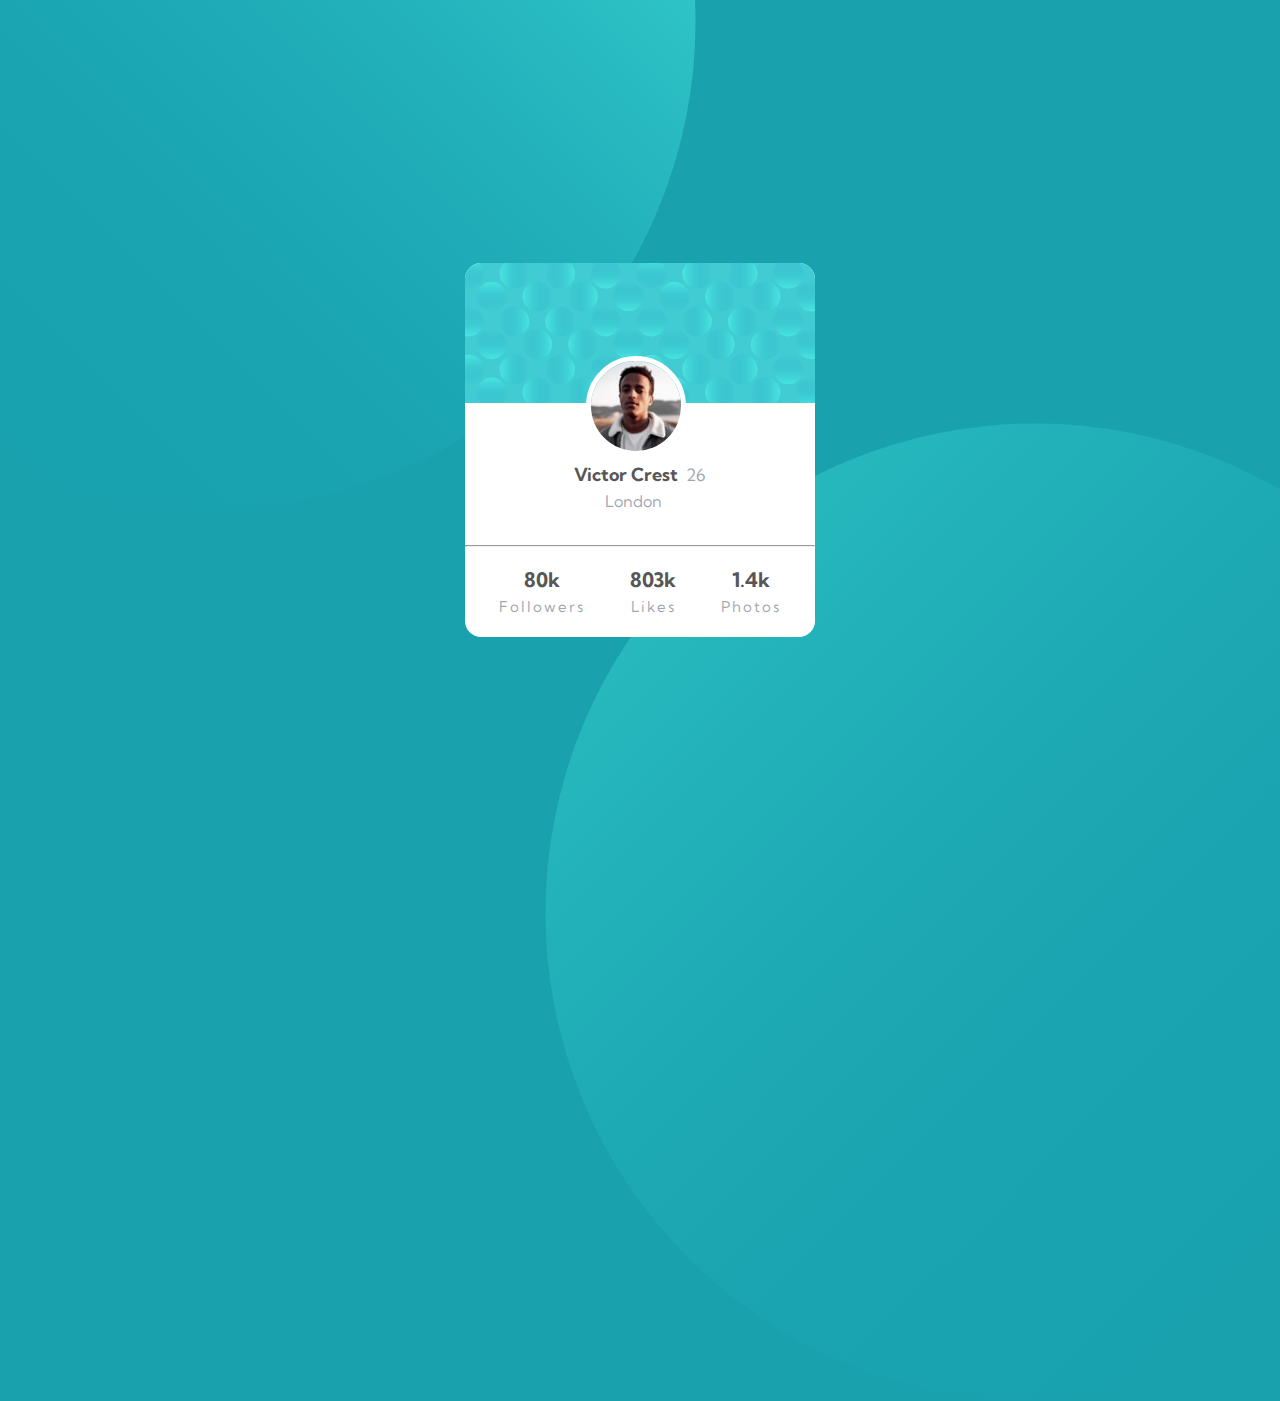
<file: task-2/index.html>
<!DOCTYPE html>
<html lang="en">
  <head>
    <meta charset="UTF-8" />
    <meta http-equiv="X-UA-Compatible" content="IE=edge" />
    <meta name="viewport" content="width=device-width, initial-scale=1.0" />
    <title>Document</title>
    <link rel="stylesheet" href="style.css" />
    <link rel="preconnect" href="https://fonts.googleapis.com" />
    <link rel="preconnect" href="https://fonts.gstatic.com" crossorigin />
    <link
      href="https://fonts.googleapis.com/css2?family=Kumbh+Sans:wght@100;400;700&display=swap"
      rel="stylesheet"
    />
  </head>
  <body>
    <div class="imgs">
      <img class="img10" src="images/bg-pattern-top.svg" alt="imgs" />
      <img class="img20" src="images/bg-pattern-bottom.svg" alt="imgs" />
    </div>
    <div class="bod">
      <div class="images">
        <img class="img1" src="images/bg-pattern-card.svg" />
        <img class="img2" src="images/image-victor.jpg" />
      </div>
      <div class="all-text">
        <div class="top-text">
          <div class="text">Victor Crest</div>
          <div class="age">26</div>
        </div>
        <div class="text1">London</div>
      </div>

      <hr />
      <div class="bot1">
        <div class="num1">
          80k <br />
          <span>Followers</span>
        </div>
        <div class="num2">803k <br /><span> Likes </span></div>
        <div class="num3">1.4k<br /><span>Photos</span></div>
      </div>
    </div>
  </body>
</html>
</file>
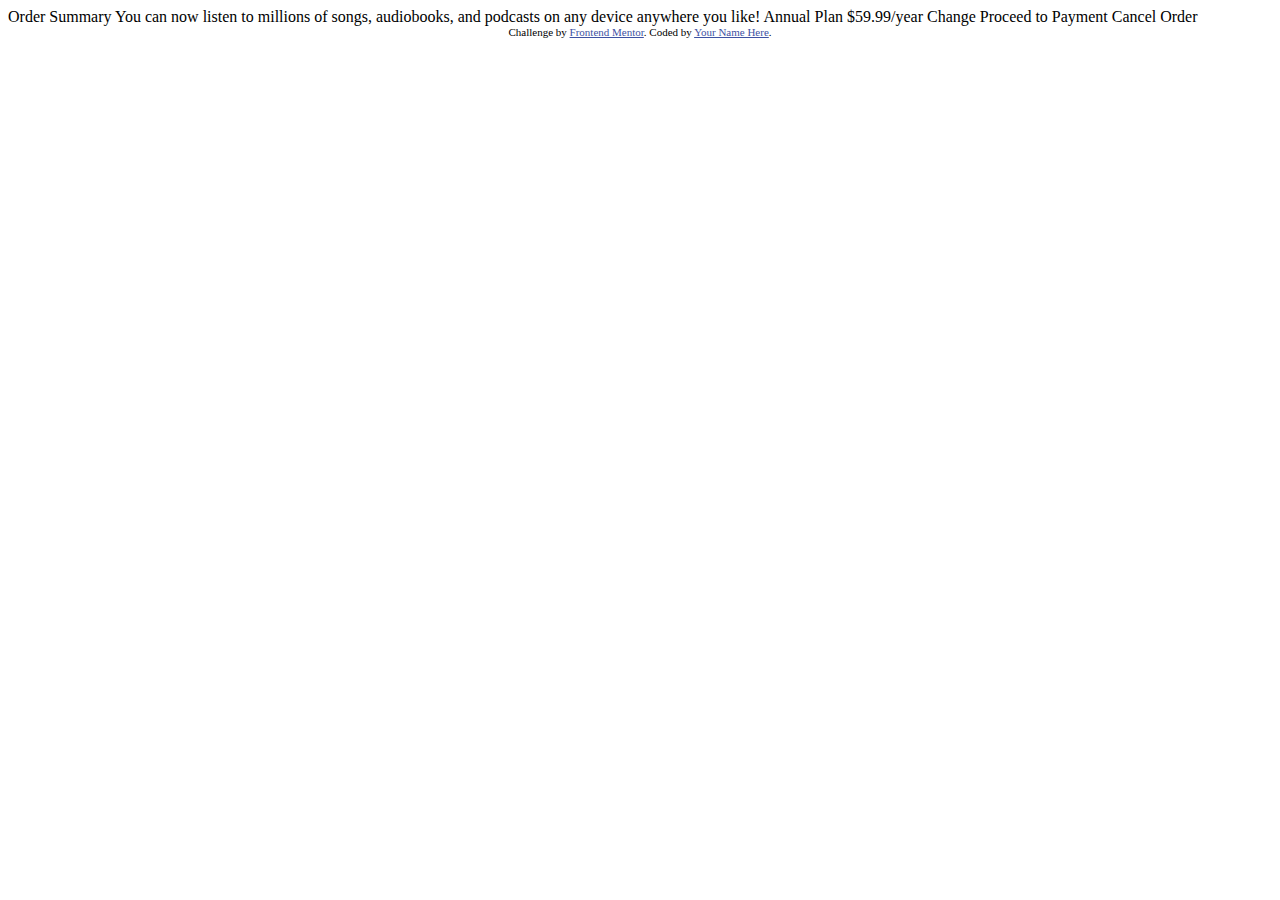
<file: task-4/index.html>
<!DOCTYPE html>
<html lang="en">
<head>
  <meta charset="UTF-8">
  <meta name="viewport" content="width=device-width, initial-scale=1.0"> <!-- displays site properly based on user's device -->

  <link rel="icon" type="image/png" sizes="32x32" href="./images/favicon-32x32.png">
  
  <title>Frontend Mentor | Order summary card</title>

  <!-- Feel free to remove these styles or customise in your own stylesheet 👍 -->
  <style>
    .attribution { font-size: 11px; text-align: center; }
    .attribution a { color: hsl(228, 45%, 44%); }
  </style>
</head>
<body>

  Order Summary

  You can now listen to millions of songs, audiobooks, and podcasts on any 
  device anywhere you like!

  Annual Plan
  $59.99/year

  Change

  Proceed to Payment
  Cancel Order
  
  <div class="attribution">
    Challenge by <a href="https://www.frontendmentor.io?ref=challenge" target="_blank">Frontend Mentor</a>. 
    Coded by <a href="#">Your Name Here</a>.
  </div>
</body>
</html>
</file>
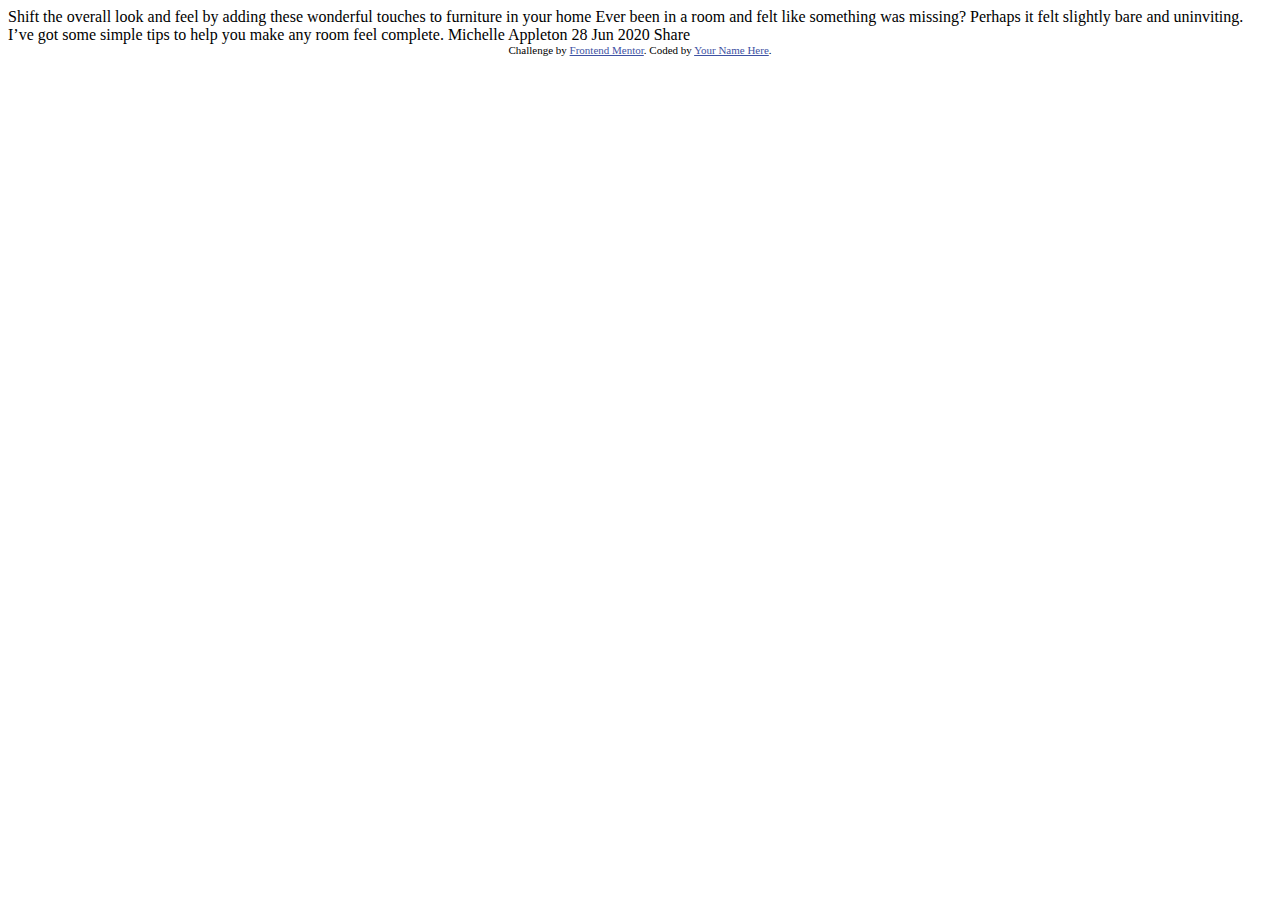
<file: task-5/index.html>
<!DOCTYPE html>
<html lang="en">
<head>
  <meta charset="UTF-8">
  <meta name="viewport" content="width=device-width, initial-scale=1.0"> <!-- displays site properly based on user's device -->

  <link rel="icon" type="image/png" sizes="32x32" href="./images/favicon-32x32.png">
  
  <title>Frontend Mentor | Article preview component</title>

  <!-- Feel free to remove these styles or customise in your own stylesheet 👍 -->
  <style>
    .attribution { font-size: 11px; text-align: center; }
    .attribution a { color: hsl(228, 45%, 44%); }
  </style>
</head>
<body>

  Shift the overall look and feel by adding these wonderful 
  touches to furniture in your home

  Ever been in a room and felt like something was missing? Perhaps 
  it felt slightly bare and uninviting. I’ve got some simple tips 
  to help you make any room feel complete.

  Michelle Appleton
  28 Jun 2020

  Share
  
  <div class="attribution">
    Challenge by <a href="https://www.frontendmentor.io?ref=challenge" target="_blank">Frontend Mentor</a>. 
    Coded by <a href="#">Your Name Here</a>.
  </div>
</body>
</html>
</file>
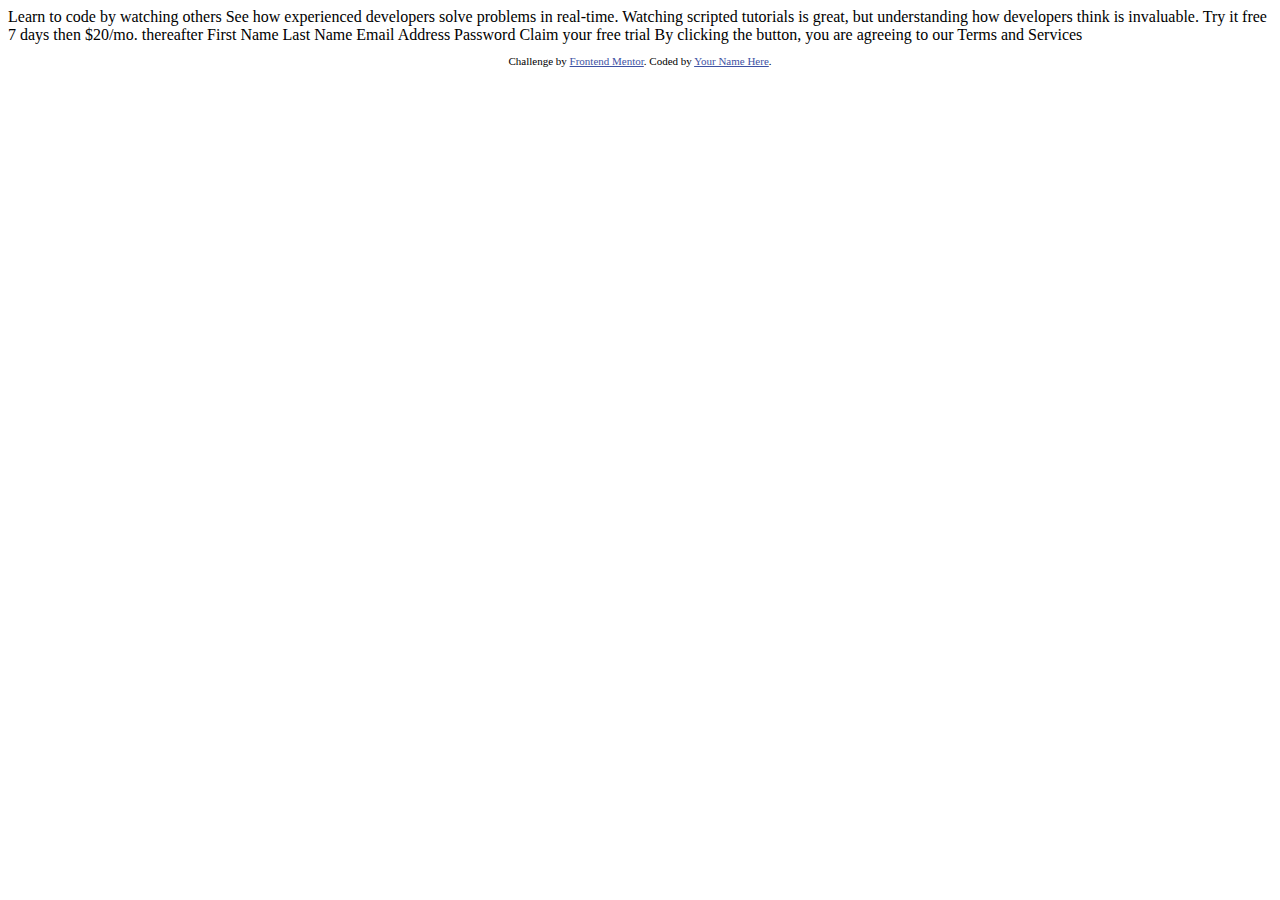
<file: task-6/index.html>
<!DOCTYPE html>
<html lang="en">
<head>
  <meta charset="UTF-8">
  <meta name="viewport" content="width=device-width, initial-scale=1.0"> <!-- displays site properly based on user's device -->

  <link rel="icon" type="image/png" sizes="32x32" href="./images/favicon-32x32.png">
  
  <title>Frontend Mentor | Intro component with sign up form</title>

  <!-- Feel free to remove these styles or customise in your own stylesheet 👍 -->
  <style>
    .attribution { font-size: 11px; text-align: center; }
    .attribution a { color: hsl(228, 45%, 44%); }
  </style>
</head>
<body>

  Learn to code by watching others

  See how experienced developers solve problems in real-time. Watching scripted tutorials is great, 
  but understanding how developers think is invaluable. 

  Try it free 7 days then $20/mo. thereafter

  First Name 
  Last Name 
  Email Address
  Password

  Claim your free trial 

  By clicking the button, you are agreeing to our Terms and Services
  
  <footer>
    <p class="attribution">
      Challenge by <a href="https://www.frontendmentor.io?ref=challenge" target="_blank">Frontend Mentor</a>. 
      Coded by <a href="#">Your Name Here</a>.
    </p>
  </footer>
</body>
</html>
</file>
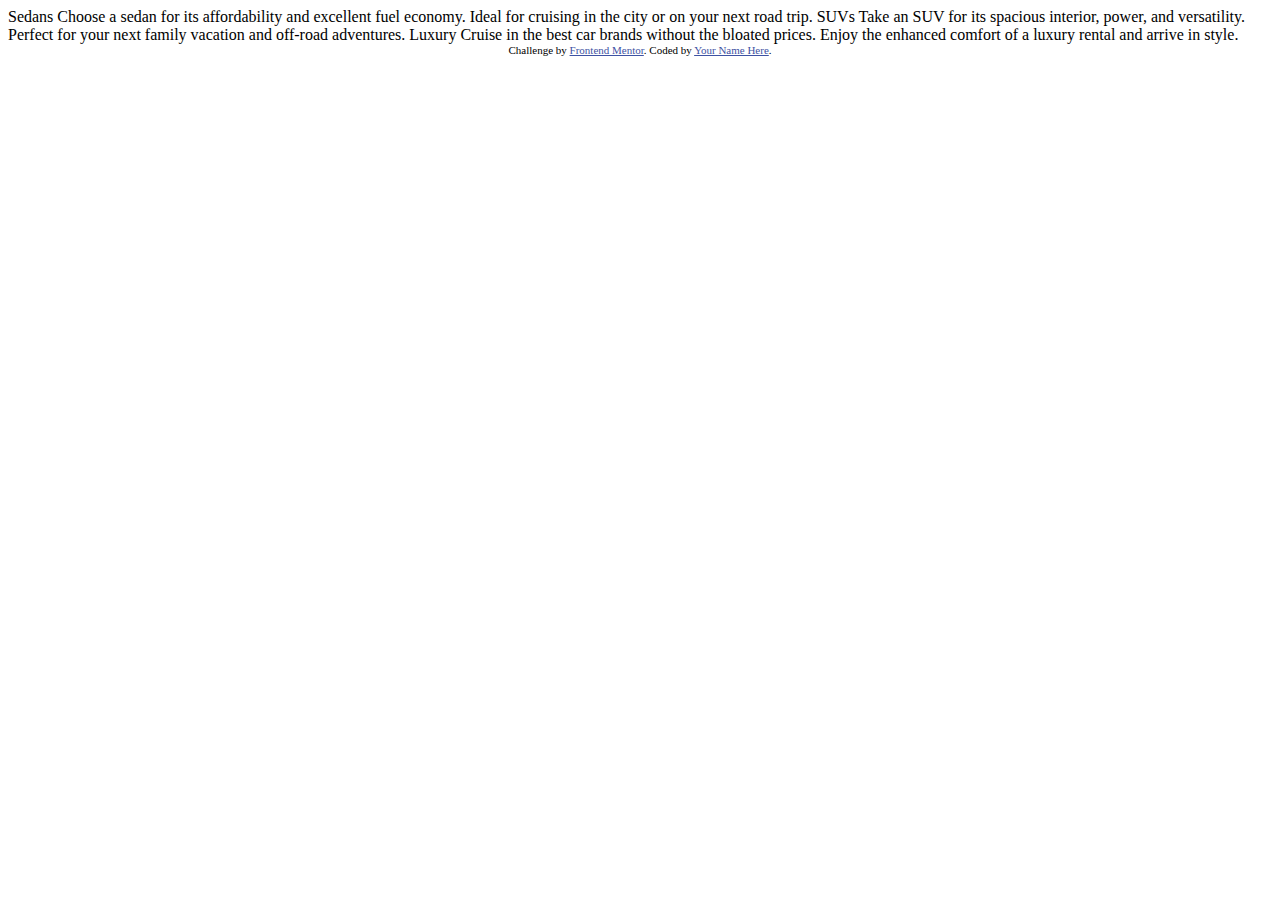
<file: task-3/index3.html>
<!DOCTYPE html>
<html lang="en">
<head>
  <meta charset="UTF-8">
  <meta name="viewport" content="width=device-width, initial-scale=1.0"> <!-- displays site properly based on user's device -->

  <link rel="icon" type="image/png" sizes="32x32" href="./images/favicon-32x32.png">
  
  <title>Frontend Mentor | 3-column preview card component</title>

  <!-- Feel free to remove these styles or customise in your own stylesheet 👍 -->
  <style>
    .attribution { font-size: 11px; text-align: center; }
    .attribution a { color: hsl(228, 45%, 44%); }
  </style>
</head>
<body>
  
  Sedans
  Choose a sedan for its affordability and excellent fuel economy. Ideal for cruising in the city 
  or on your next road trip.

  SUVs
  Take an SUV for its spacious interior, power, and versatility. Perfect for your next family vacation 
  and off-road adventures.

  Luxury
  Cruise in the best car brands without the bloated prices. Enjoy the enhanced comfort of a luxury 
  rental and arrive in style.
  
  <div class="attribution">
    Challenge by <a href="https://www.frontendmentor.io?ref=challenge" target="_blank">Frontend Mentor</a>. 
    Coded by <a href="#">Your Name Here</a>.
  </div>
</body>
</html>
</file>
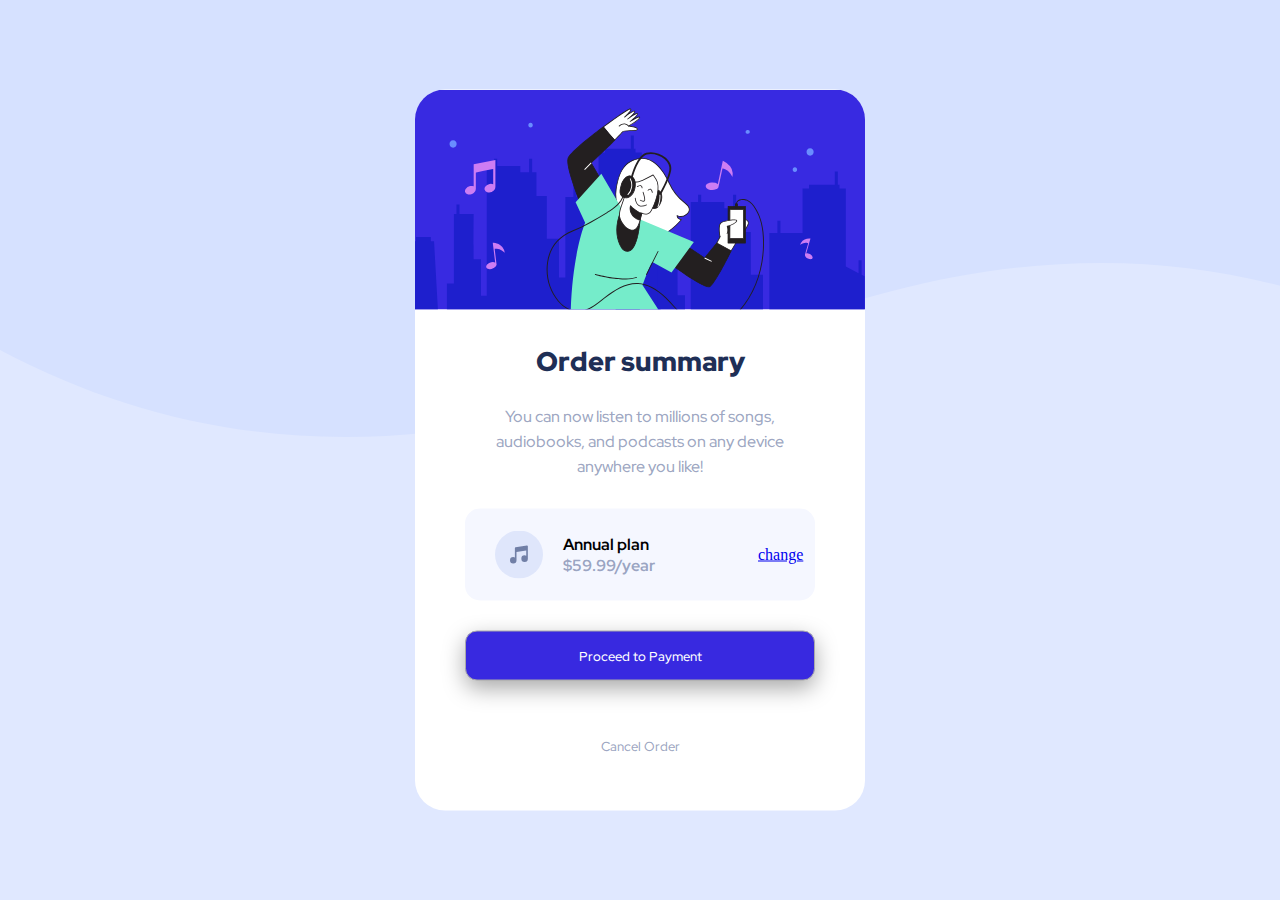
<file: task-4/main.html>
<!DOCTYPE html>
<html lang="en">
  <head>
    <meta charset="UTF-8" />
    <meta http-equiv="X-UA-Compatible" content="IE=edge" />
    <meta name="viewport" content="width=device-width, initial-scale=1.0" />
    <title>task-4</title>
    <link rel="stylesheet" href="style.css" />
    <link rel="preconnect" href="https://fonts.googleapis.com" />
    <link rel="preconnect" href="https://fonts.gstatic.com" crossorigin />
    <link
      href="https://fonts.googleapis.com/css2?family=Red+Hat+Display:wght@500;700;900&display=swap"
      rel="stylesheet"
    />
  </head>
  <body>
    <main class="main">
      <div class="tag">
        <img src="images/illustration-hero.svg" class="img" alt="hero" />
        <div class="text">
          <h1 class="h1">Order summary</h1>
          <p class="p1">
            You can now listen to millions of songs,<br />
            audiobooks, and podcasts on any device <br />anywhere you like!
          </p>
        </div>
        <div class="box">
          <img class="img1" src="images/icon-music.svg" alt="music" />
          <div class="p20">
            <p class="p2">Annual plan<br /><span>$59.99/year</span></p>
          </div>

          <a class="link" href="#">change</a>
        </div>
        <div class="buttons">
          <button class="b1">Proceed to Payment</button>
          <br />

          <button class="b2">Cancel Order</button>
        </div>
      </div>
    </main>
  </body>
</html>
</file>
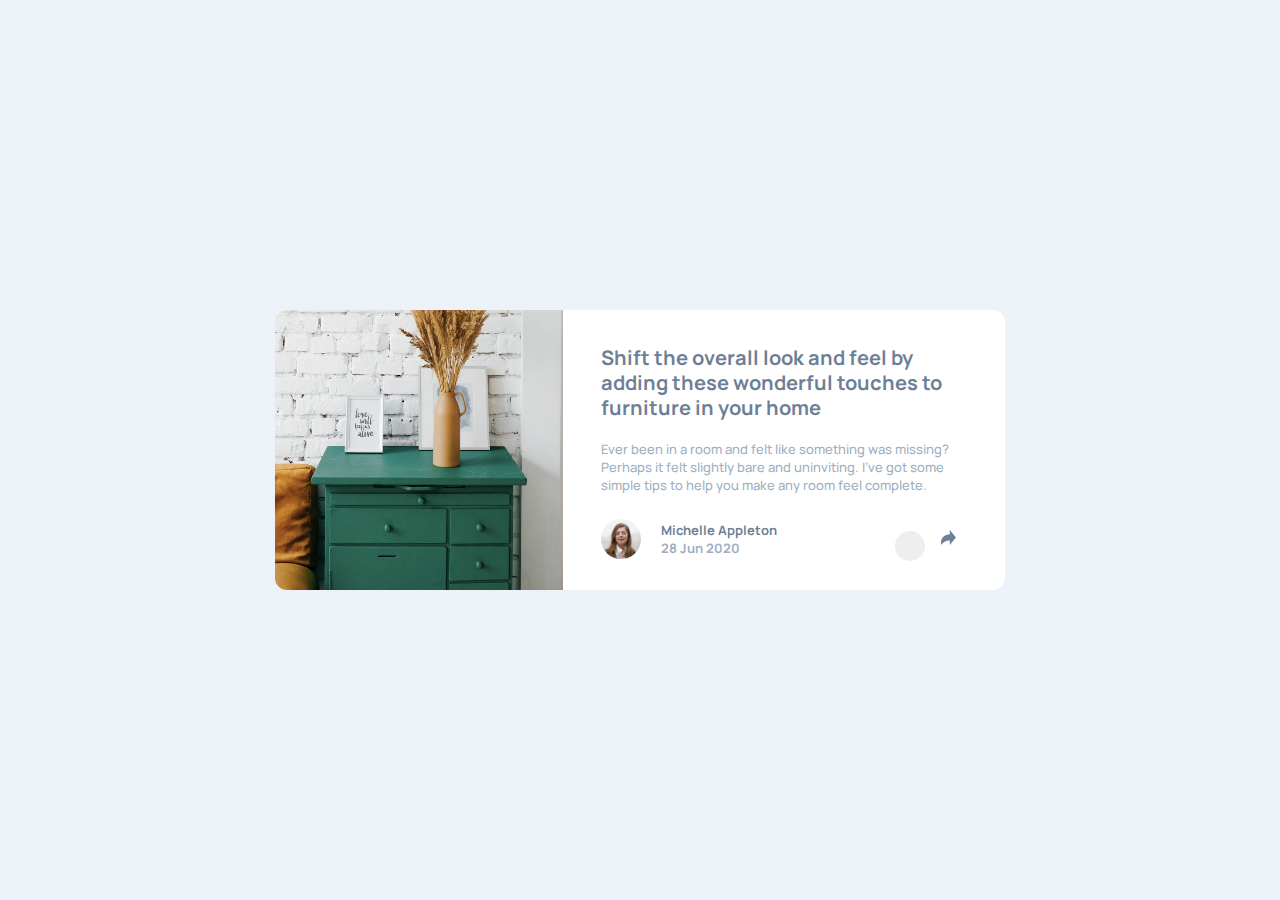
<file: task-5/main5.html>
<!DOCTYPE html>
<html lang="en">
  <head>
    <meta charset="UTF-8" />
    <meta http-equiv="X-UA-Compatible" content="IE=edge" />
    <meta name="viewport" content="width=device-width, initial-scale=1.0" />
    <title>task-5</title>
    <link rel="stylesheet" href="style5.css" />
    <link rel="preconnect" href="https://fonts.googleapis.com" />
    <link rel="preconnect" href="https://fonts.gstatic.com" crossorigin />
    <link
      href="https://fonts.googleapis.com/css2?family=Manrope:wght@500;700&display=swap"
      rel="stylesheet"
    />
  </head>
  <body>
    <main class="main">
      <div class="section">
        <div class="part1">
          <img class="img1" src="images/drawers.jpg" alt="imgs" />
        </div>
        <div class="part2">
          <p class="text">
            Shift the overall look and feel by<br />
            adding these wonderful touches to<br />
            furniture in your home
          </p>
          <p class="text1">
            Ever been in a room and felt like something was missing? <br />
            Perhaps it felt slightly bare and uninviting. I’ve got some
            <br />simple tips to help you make any room feel complete.
          </p>
          <div class="bot">
            <img class="img2" src="images/avatar-michelle.jpg" />
            <p class="text3">
              Michelle Appleton<br /><span> 28 Jun 2020</span>
            </p>
            <div class="share">
              <img class="img3" src="images/icon-share.svg" alt="share" />
            </div>
          </div>
        </div>
      </div>
    </main>
  </body>
</html>
</file>
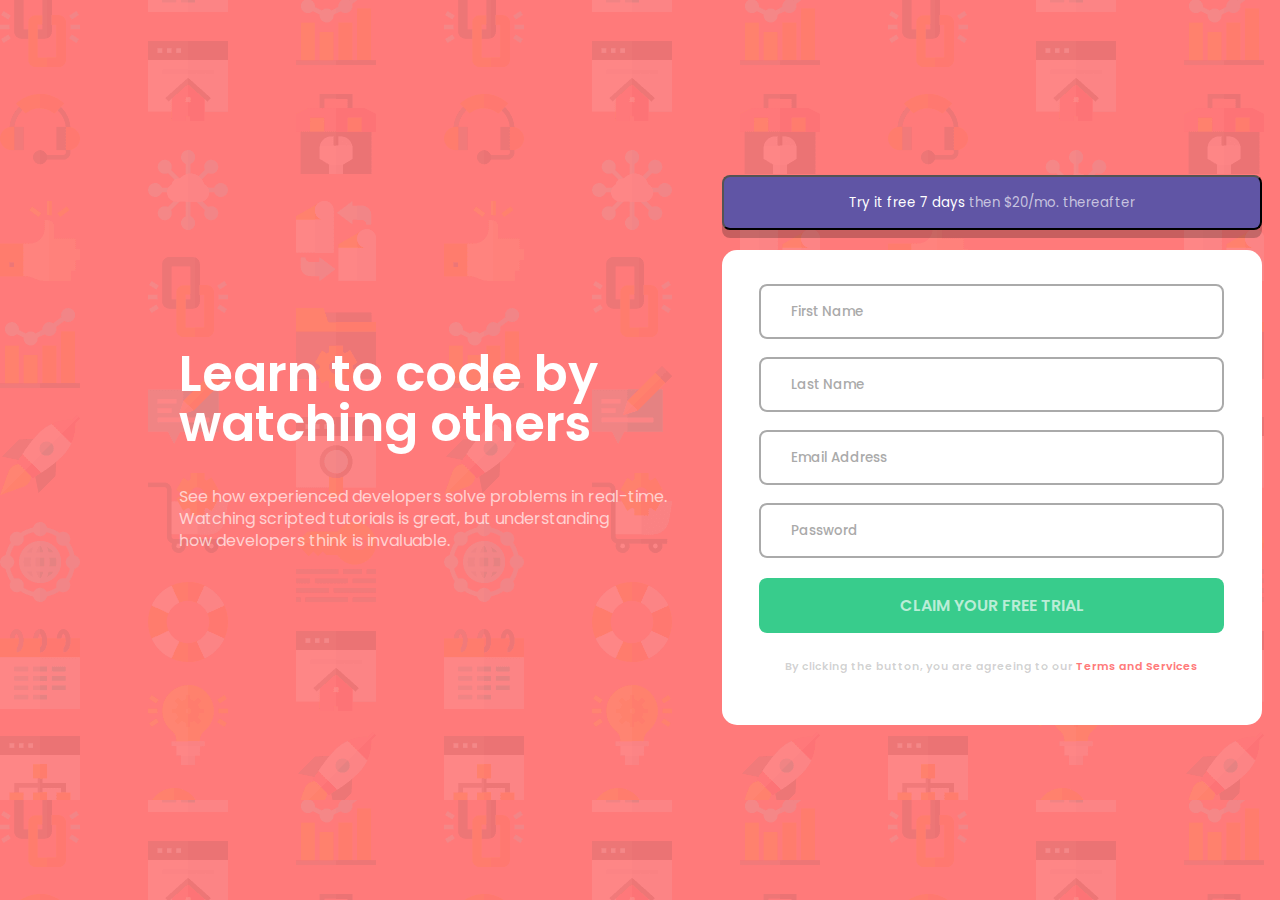
<file: task-6/main-6.html>
<!DOCTYPE html>
<html lang="en">
  <head>
    <meta charset="UTF-8" />
    <meta http-equiv="X-UA-Compatible" content="IE=edge" />
    <meta name="viewport" content="width=device-width, initial-scale=1.0" />
    <title>Task-6</title>
    <link rel="stylesheet" href="style-6.css" />
    <link rel="preconnect" href="https://fonts.googleapis.com" />
    <link rel="preconnect" href="https://fonts.gstatic.com" crossorigin />
    <link
      href="https://fonts.googleapis.com/css2?family=Poppins:wght@400;500;600;700&display=swap"
      rel="stylesheet"
    />
  </head>
  <body>
    <main class="main">
      <div class="part1">
        <h1 class="h1">Learn to code by <br />watching others</h1>
        <p class="text1">
          See how experienced developers solve problems in real-time.<br />
          Watching scripted tutorials is great, but understanding <br />how
          developers think is invaluable.
        </p>
      </div>
      <div class="part2">
        <div class="part21">
          <button class="b1">
            <span>Try it free 7 days </span>then $20/mo. thereafter
          </button>
        </div>
        <div class="part22">
          <form class="form" action="#" method="post">
            <input
              class="num n1"
              type="text"
              name="name"
              placeholder="First Name"
            /><br />
            <input
              class="num n2"
              type="text"
              name="name"
              placeholder="Last Name"
            /><br />
            <input
              class="num n3"
              type="email"
              name="Email-id"
              placeholder="Email Address"
            /><br />
            <input
              class="num n4"
              type="password"
              name="name"
              placeholder="Password"
            /><br />
            <input type="submit" value="Claim your free trial" class="b2" />
            <p class="part23">
              By clicking the button, you are agreeing to our<span>
                Terms and Services</span
              >
            </p>
          </form>
        </div>
      </div>
    </main>
  </body>
</html>
</file>
<file: task-2/style.css>
* {
  margin: 0;
  padding: 0;
  box-sizing: border-box;
}

body {
  background-color: hsl(185, 75%, 39%);
  width: 1440px;
  overflow: hidden;
}

.bod {
  width: 350px;
  height: auto;
  background-color: #fff;
  border-radius: 16px;
  overflow: hidden;
  position: absolute;

  top: 50%;
  left: 50%;
  transform: translate(-50%, -50%);
}
.img1 {
  margin: 0 auto;
}
.img2 {
  margin-top: -51px;
  margin-left: 121px;
  width: 100px;
  height: 100px;
  border-radius: 50%;
  border: 5px solid #fff;
}
.top-text {
  display: flex;
  align-items: center;
  justify-content: center;
  gap: 8px;
}
.text {
  font-family: "kumbh sans";
  font-size: 18px;
  padding-left: 0px;
  color: hsl(0, 1%, 34%);
  font-weight: 700;
}
.age {
  font-size: 17px;
  font-family: "kumbh sans";
  color: hsla(227, 10%, 46%, 0.623);
  font-weight: 400;
}
.text1 {
  margin-left: 140px;
  font-family: "kumbh sans";
  font-weight: 400;
  color: hsla(227, 10%, 46%, 0.623);
  margin-top: 5px;
  margin-bottom: 34px;
}
.bot1 {
  display: flex;
  gap: 20px;
  align-items: center;
  justify-content: center;
  gap: 45px;
  font-family: "kumbh sans";
  margin: 20px;
}
.num1 {
  text-align: center;
  color: hsl(0, 1%, 34%);
  font-weight: 700;
  font-size: 20px;
}
.num2 {
  text-align: center;
  color: hsl(0, 1%, 34%);
  font-weight: 700;
  font-size: 20px;
}
.num3 {
  text-align: center;
  color: hsl(0, 1%, 34%);
  font-weight: 700;
  font-size: 20px;
}
.bot1 span {
  color: hsla(227, 10%, 46%, 0.623);
  font-weight: 400;
  font-size: 15px;
  letter-spacing: 2px;
}
.image1 {
  position: absolute;
  top: -90%;
  right: 34%;
  bottom: 10%;
  left: -26%;
}
.image2 {
  position: absolute;
  top: 60%;
  right: 17%;
  bottom: 10%;
  left: 43%;
}
.images {
  height: 200px;
}
.imgs {
  display: flex;
}
.img10 {
  position: absolute;
  top: -52%;
  left: -22%;
}
.img20 {
  position: absolute;
  top: 47%;
  right: -19%;
}
</file>
<file: task-4/style.css>
* {
  margin: 0;
  padding: 0;
  box-sizing: border-box;
}
body {
  max-width: 1440px;
  background-color: hsl(225, 100%, 94%);
  background-image: url(images/pattern-background-desktop.svg);
  background-repeat: no-repeat;
}
.tag {
  background-color: #fff;
  width: 450px;
  position: absolute;
  top: 50%;
  left: 50%;
  transform: translate(-50%, -50%);
  border-radius: 30px;
  overflow: hidden;
}
.text {
  text-align: center;
}
.h1 {
  margin-top: 30px;
  color: hsl(223, 47%, 23%);
  font-family: "Red Hat Display", sans-serif;
  font-weight: 900;
  font-size: 27px;
}
.p1 {
  margin-top: 25px;
  text-align: center;
  color: hsla(224, 23%, 55%, 0.705);
  font-size: 16px;
  font-family: "Red Hat Display", sans-serif;
  font-weight: 500;
  line-height: 25px;
}
.box {
  margin-left: 50px;
  background-color: hsl(225, 100%, 98%);
  margin-top: 30px;
  width: 350px;
  height: 92px;
  display: flex;
  align-items: center;
  border-radius: 15px;
}
.img1 {
  padding-left: 30px;
}
.link {
  padding-left: 103px;
}
.p2 {
  padding-left: 20px;
  font-family: "Red Hat Display", sans-serif;
  font-weight: 700;
}
.p2 span {
  color: hsla(224, 23%, 55%, 0.705);
}

.buttons {
  margin-top: 30px;
  text-align: center;
}
.b1 {
  margin-bottom: 20px;
  width: 350px;
  height: 50px;
  font-size: 13px;
  background-color: hsl(245, 75%, 52%);
  color: #fff;
  font-family: "Red Hat Display", sans-serif;
  font-weight: 500;
  border-radius: 12px;
  border: 1px solid #aaa;
  box-shadow: 0 8px 22px #aaa;
}
.b2 {
  margin-bottom: 40px;
  margin-top: 20px;
  font-family: "Red Hat Display", sans-serif;
  font-weight: 500;
  color: hsla(224, 23%, 55%, 0.705);
  width: 350px;
  height: 50px;
  background-color: #fff;
  border: none;
}
</file>
<file: task-5/style5.css>
* {
  padding: 0;
  margin: 0;
  box-sizing: border-box;
}
.main {
  margin: auto;
  display: flex;
  height: 100vh;
  align-items: center;
  justify-content: center;
  background-color: hsl(210, 46%, 95%);
}
.section {
  width: 730px;
  height: 280px;
  display: flex;
  background-color: #fff;
  border-radius: 12px;
  overflow: hidden;
}
.img1 {
  width: 288px;
  height: 280px;
}
.img2 {
  width: 40px;
  height: 40px;
  border-radius: 50%;
}
.part2 {
  padding-left: 38px;
}
.text {
  font-size: 20px;
  line-height: 25px;
  padding-top: 35px;
  font-family: "Manrope", sans-serif;
  font-weight: 700;
  color: hsl(214, 17%, 51%);
}
.text1 {
  font-size: 13px;
  padding-top: 20px;
  padding-bottom: 20px;
  font-family: "Manrope", sans-serif;
  font-weight: 500;
  color: hsl(212, 23%, 69%);
}
.bot {
  padding-top: 5px;
  display: flex;
  gap: 20px;
  align-items: center;
}
.text3 {
  font-family: "Manrope", sans-serif;
  font-weight: 500;
  font-size: 13px;
  font-weight: 700;
  color: hsl(214, 17%, 51%);
}
.text3 span {
  font-weight: 700;
  color: hsl(212, 23%, 69%);
}
.img3 {
  width: 15px;
  height: 15px;
  margin-left: 144px;
  align-self: center;
}
.text3::before {
  content: "";
  background-color: #aaaaaa34;
  width: 30px;
  height: 30px;
  border-radius: 50%;
  position: absolute;
  top: 59%;
  right: 27.7%;
}
</file>
<file: task-6/style-6.css>
* {
  padding: 0;
  margin: 0;
  box-sizing: border-box;
}
.main {
  width: 1440px;
  height: 100vh;
  display: flex;
  justify-content: center;
  align-items: center;
  gap: 55px;
  background-image: url(images/bg-intro-desktop.png);
  background-color: hsl(0, 100%, 74%);
}
.part22 {
  background-color: white;
  width: 540px;
  height: 475px;
  display: flex;
  flex-direction: column;
  gap: 20px;
  justify-content: center;
  align-items: center;
  border-radius: 15px;
}
.num {
  margin-top: 18px;
  width: 465px;
  height: 55px;
}
.form {
  margin-bottom: 35px;
  border-radius: 10px;
}
.num {
  border-radius: 8px;
  border: 2px solid #aaa;
  padding-left: 30px;
}
.num:focus-visible {
  border: 2px solid hsl(249, 10%, 26%);
  outline: hsl(249, 10%, 26%);
}
.part21 {
  text-align: center;
  padding-bottom: 20px;
}
.b1 {
  width: 540px;
  height: 55px;
  background-color: hsl(248, 32%, 49%);

  color: #ffffffa9;
  border-radius: 8px;
  font-family: "poppins", sans-serif;
  box-shadow: 0 8px 0px rgba(0, 0, 0, 0.219);
}
.b1 span {
  color: #fff;
}
.b2 {
  width: 465px;
  height: 55px;
  margin-top: 20px;
  background-color: hsl(154, 59%, 51%);
  border: none;
  border-radius: 8px;
  font-family: "poppins", sans-serif;
  font-weight: 600;
  color: #ffffffa9;
  text-transform: uppercase;
  font-size: 16px;
}
.part23 {
  font-size: 11px;
  padding-top: 25px;
  text-align: center;
  font-family: "poppins", sans-serif;
  color: rgba(51, 51, 51, 0.226);
  font-weight: 600;
}
.part23 span {
  color: hsl(0, 100%, 74%);
}
.h1 {
  font-size: 50px;
  line-height: 50px;
  margin-bottom: 37px;
  font-family: "poppins", sans-serif;
  color: #fff;
  font-weight: 600;
}
.text1 {
  font-size: 16px;
  line-height: 22px;
  font-family: "poppins", sans-serif;
  font-weight: 400;
  color: #ffffffa9;
}
.num::placeholder {
  font-family: "poppins", sans-serif;
  font-weight: 500;
  color: #aaa;
}
</file>
